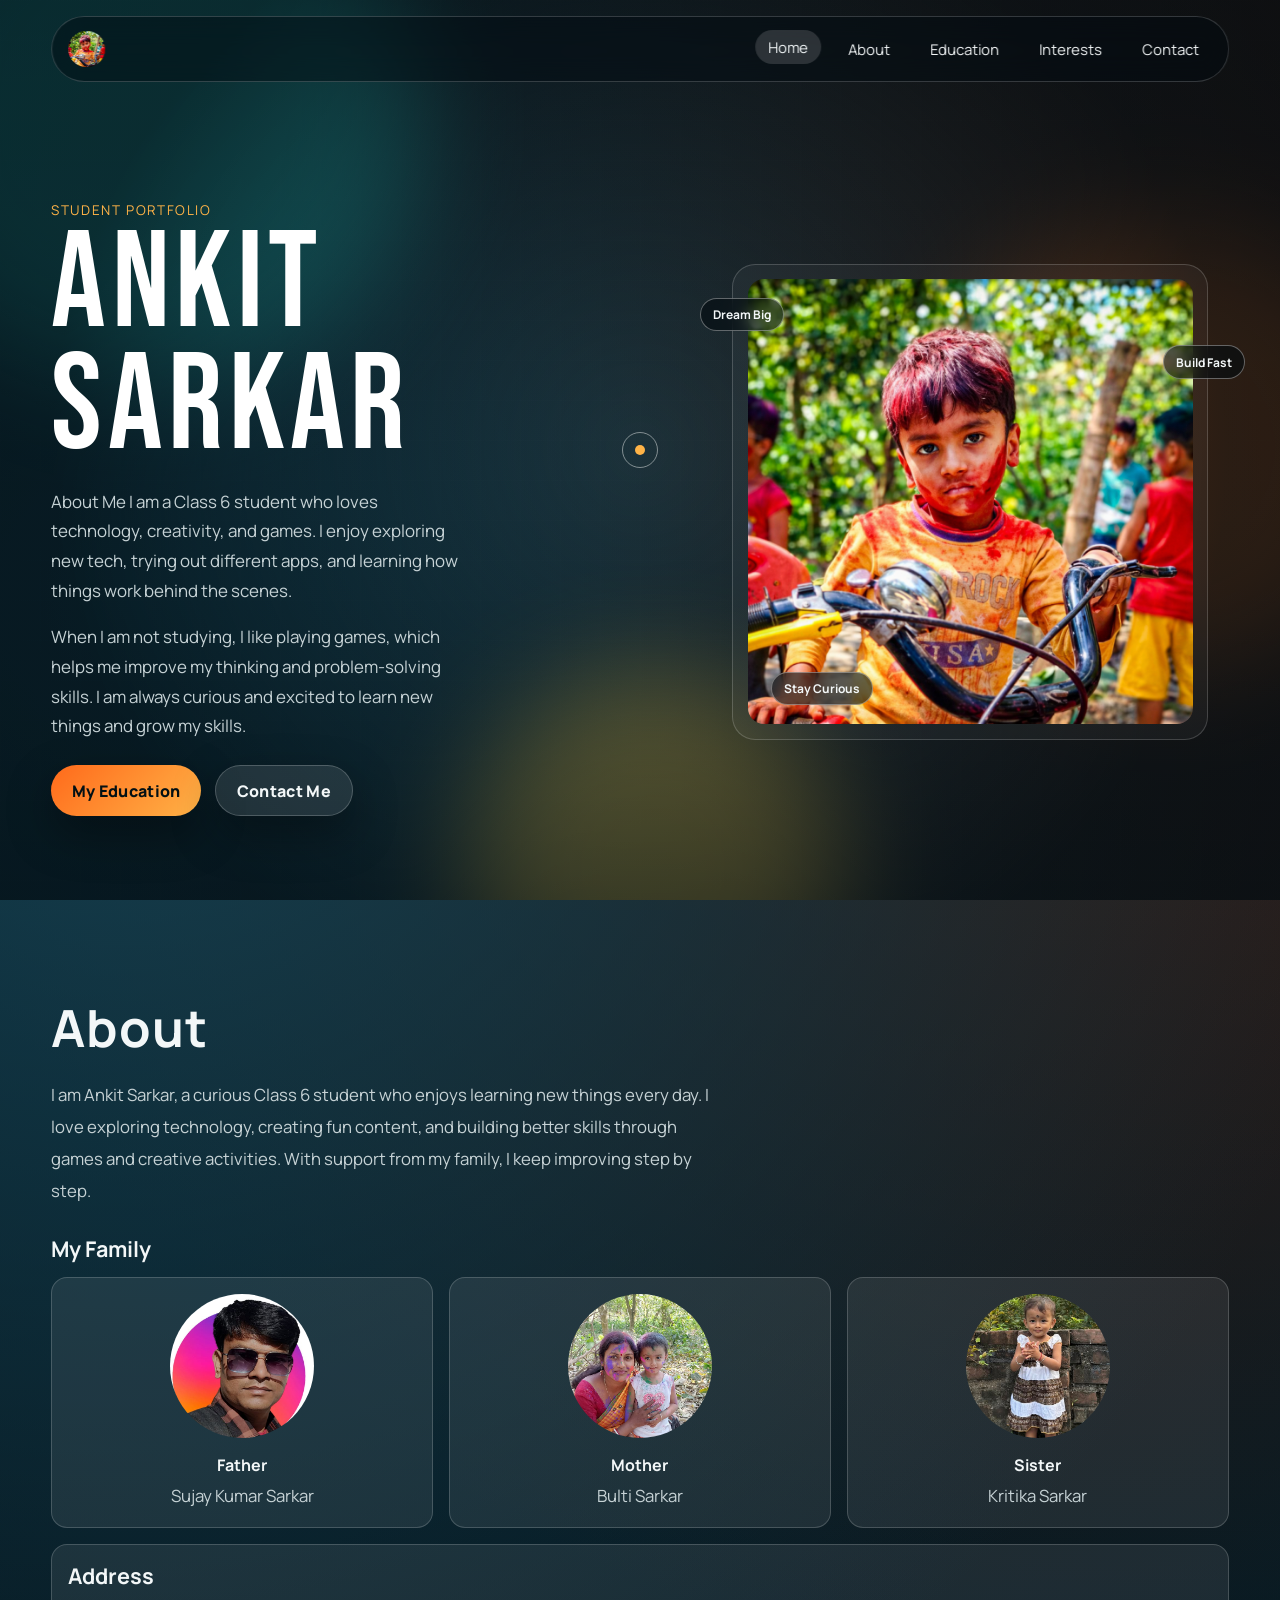
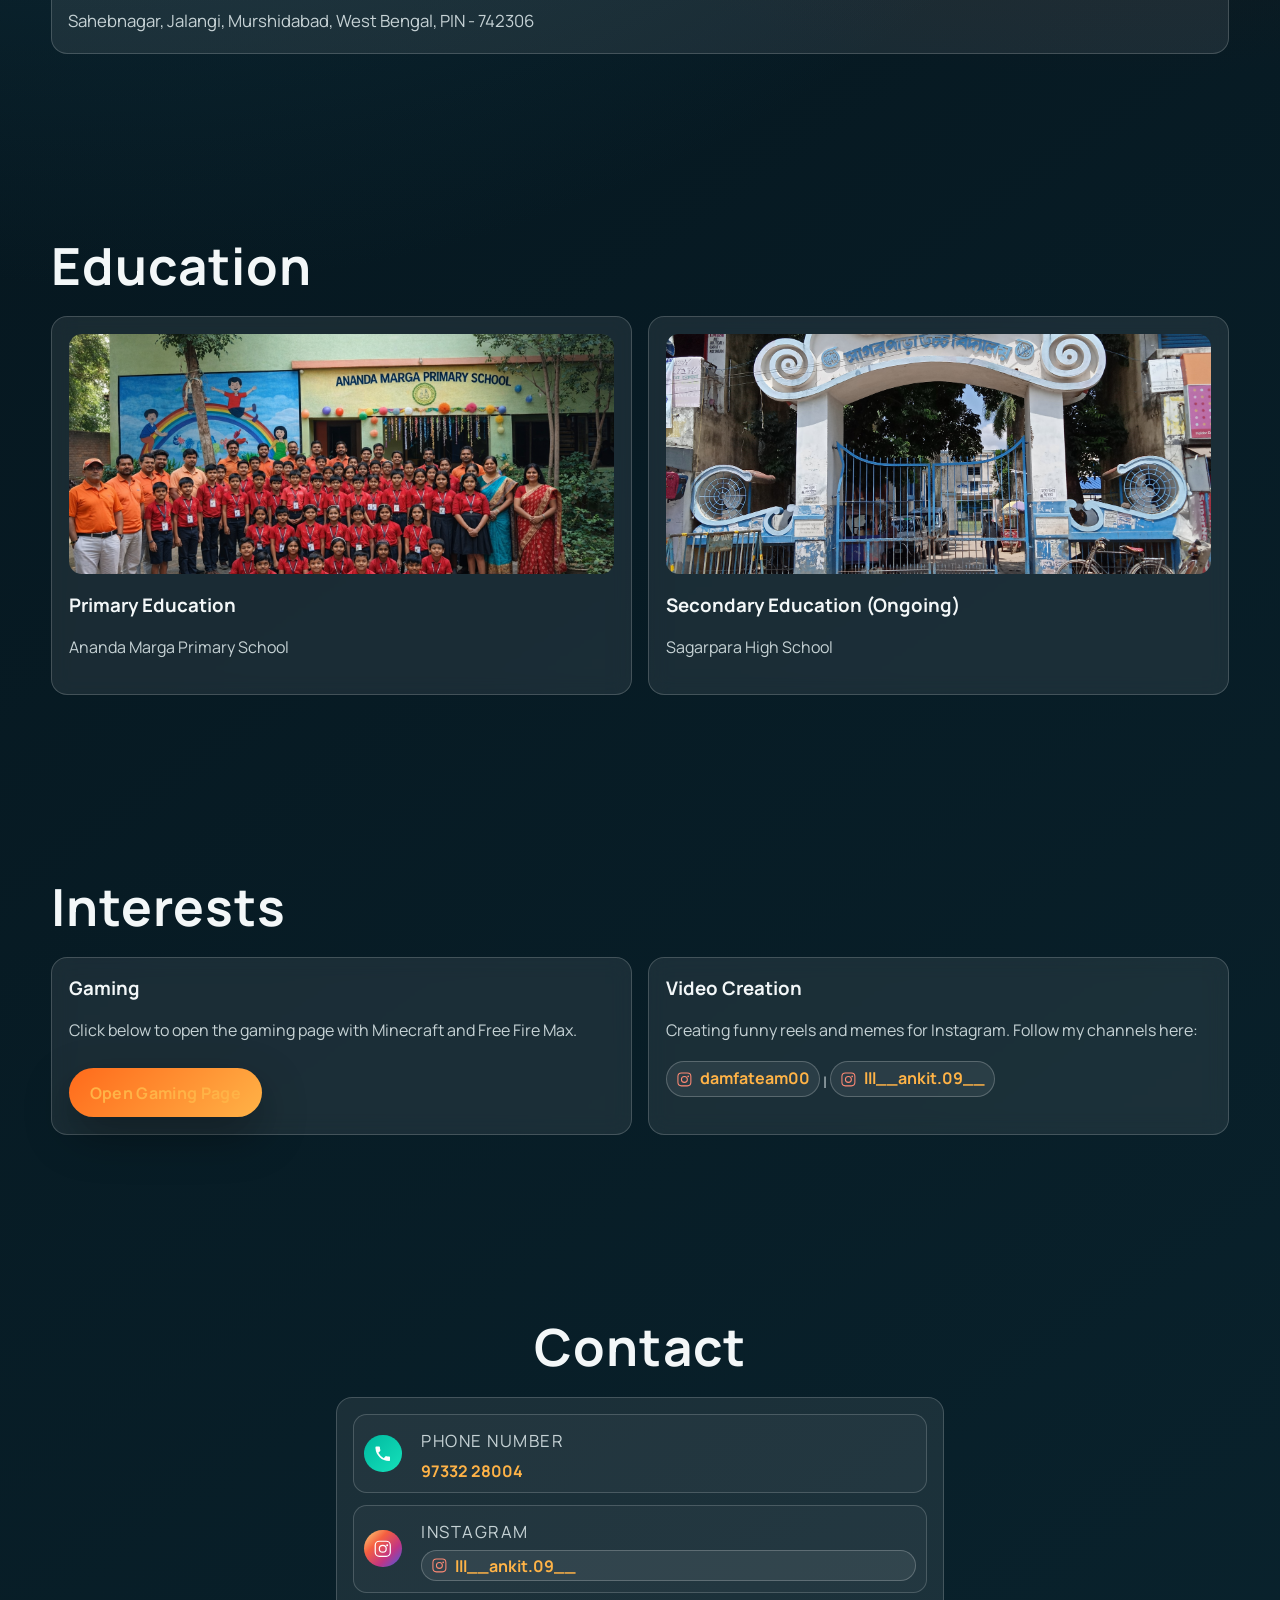
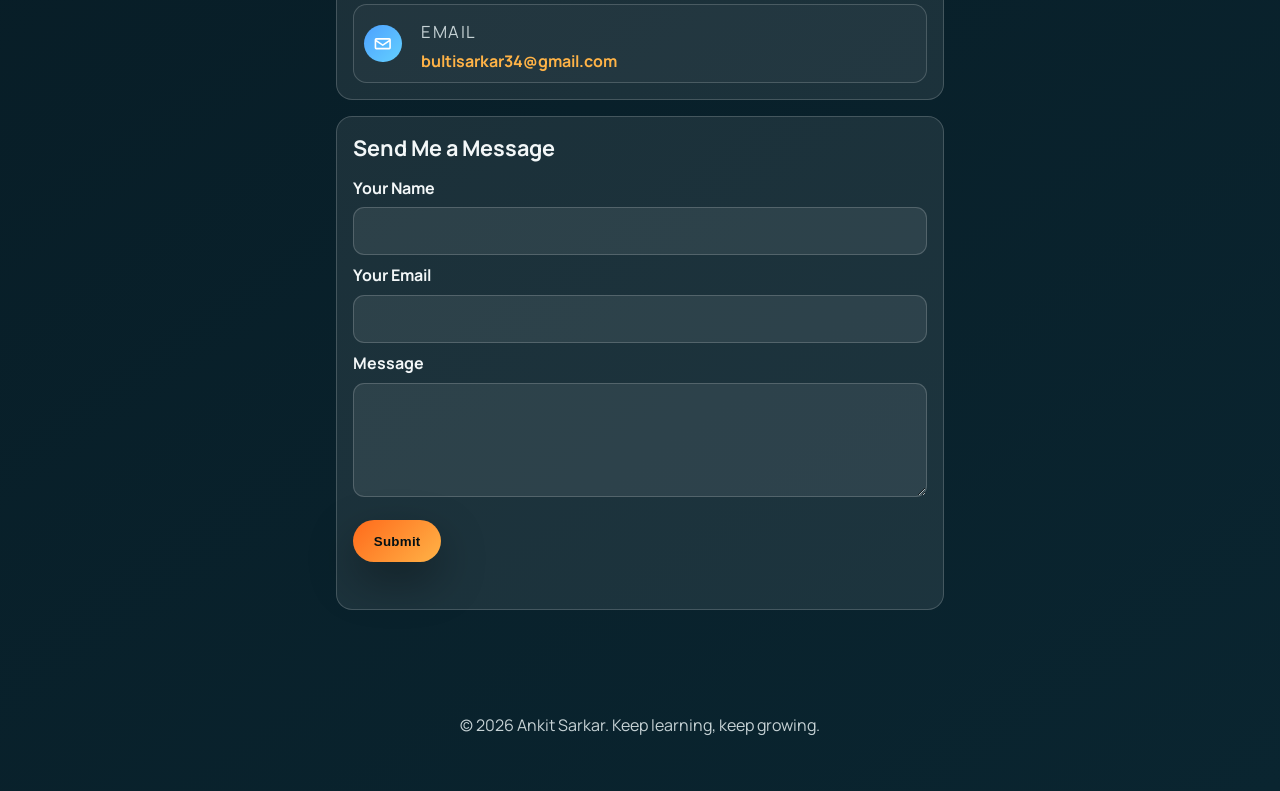
<file: index.html>
<!DOCTYPE html>
<html lang="en">
  <head>
    <meta charset="UTF-8" />
    <meta name="viewport" content="width=device-width, initial-scale=1.0" />
    <title>Ankit Sarkar | Portfolio</title>
    <link rel="icon" type="image/png" href="image/ankit.png" />
    <link rel="apple-touch-icon" href="image/ankit.png" />
    <meta
      name="description"
      content="Ankit Sarkar's modern portfolio with immersive motion, smooth transitions, and bold storytelling."
    />
    <link rel="preconnect" href="https://fonts.googleapis.com" />
    <link rel="preconnect" href="https://fonts.gstatic.com" crossorigin />
    <link
      href="https://fonts.googleapis.com/css2?family=Bebas+Neue&family=Manrope:wght@400;500;700;800&display=swap"
      rel="stylesheet"
    />
    <link rel="stylesheet" href="style.css" />
  </head>
  <body>
    <div class="ambient">
      <span class="blob blob-a"></span>
      <span class="blob blob-b"></span>
      <span class="blob blob-c"></span>
      <span class="grid-mask"></span>
    </div>

    <div class="cursor cursor-main" aria-hidden="true"></div>
    <div class="cursor cursor-follow" aria-hidden="true"></div>
    <div class="scroll-progress" aria-hidden="true"></div>

    <header class="site-header">
      <div class="brand">
        <img src="image/ankit.png" alt="Ankit logo" class="brand-image" />
      </div>
      <nav class="nav-links">
        <a href="#home">Home</a>
        <a href="#about">About</a>
        <a href="#education">Education</a>
        <a href="#interests">Interests</a>
        <a href="#contact">Contact</a>
      </nav>
    </header>

    <main>
      <section id="home" class="section hero reveal">
        <div class="hero-content">
          <p class="eyebrow">Student Portfolio</p>
          <h1 class="title glitch" data-text="Ankit Sarkar">Ankit Sarkar</h1>
          <p class="subtitle">
            About Me
            I am a Class 6 student who loves technology, creativity, and games.
            I enjoy exploring new tech, trying out different apps, and learning
            how things work behind the scenes.
          </p>
          <p class="subtitle subtitle-next">
            When I am not studying, I like playing games, which helps me
            improve my thinking and problem-solving skills. I am always curious
            and excited to learn new things and grow my skills.
          </p>
          <div class="hero-actions">
            <a href="#education" class="btn magnetic">My Education</a>
            <a href="#contact" class="btn btn-ghost magnetic">Contact Me</a>
          </div>
        </div>

        <div class="hero-visual" id="tilt-card">
          <img src="image/ankit.png" alt="Portrait of Ankit Sarkar" class="hero-image" />
          <div class="float-tag tag-1">Dream Big</div>
          <div class="float-tag tag-2">Build Fast</div>
          <div class="float-tag tag-3">Stay Curious</div>
        </div>
      </section>

      <section id="about" class="section about reveal">
        <h2>About</h2>
        <p>
          I am Ankit Sarkar, a curious Class 6 student who enjoys learning new
          things every day. I love exploring technology, creating fun content,
          and building better skills through games and creative activities.
          With support from my family, I keep improving step by step.
        </p>

        <div class="family-wrap">
          <h3>My Family</h3>
          <div class="family-grid">
            <article class="member-card">
              <img src="image/Sujay Kumar sarkar.jpg" alt="Father - Sujay Kumar Sarkar" />
              <h4>Father</h4>
              <p>Sujay Kumar Sarkar</p>
            </article>
            <article class="member-card">
              <img src="image/Bulti Sarkar.jpg" alt="Mother - Bulti Sarkar" />
              <h4>Mother</h4>
              <p>Bulti Sarkar</p>
            </article>
            <article class="member-card">
              <img src="image/Kritika Sarkar.jpg" alt="Sister - Kritika Sarkar" />
              <h4>Sister</h4>
              <p>Kritika Sarkar</p>
            </article>
          </div>
        </div>

        <div class="address-card">
          <h3>Address</h3>
          <p>Sahebnagar, Jalangi, Murshidabad, West Bengal, PIN - 742306</p>
        </div>
      </section>

      <section id="education" class="section reveal">
        <h2>Education</h2>
        <div class="education-grid">
          <article class="project-card education-card">
            <img src="image/Ananda Marga Primary School 1.png" alt="Ananda Marga Primary School" />
            <h3>Primary Education</h3>
            <p>Ananda Marga Primary School</p>
          </article>
          <article class="project-card education-card">
            <img src="image/Sagarpara_High_School.jpg" alt="Sagarpara High School" />
            <h3>Secondary Education (Ongoing)</h3>
            <p>Sagarpara High School</p>
          </article>
        </div>
      </section>

      <section id="interests" class="section reveal">
        <h2>Interests</h2>
        <div class="interests-grid">
          <article class="project-card interest-card">
            <h3>Gaming</h3>
            <p>
              Click below to open the gaming page with Minecraft and Free Fire Max.
            </p>
            <a href="gaming.html" target="_blank" rel="noopener" class="btn magnetic"
              >Open Gaming Page</a
            >
          </article>

          <article class="project-card interest-card">
            <h3>Video Creation</h3>
            <p>
              Creating funny reels and memes for Instagram. Follow my channels
              here:
            </p>
            <p>
              <a
                class="instagram-link"
                href="https://www.instagram.com/damfateam00?utm_source=ig_web_button_share_sheet&amp;igsh=ZDNlZDc0MzIxNw=="
                target="_blank"
                rel="noopener"
                >
                <span class="ig-logo" aria-hidden="true">
                  <svg viewBox="0 0 24 24" role="img">
                    <path
                      fill="currentColor"
                      d="M7.75 2h8.5A5.75 5.75 0 0 1 22 7.75v8.5A5.75 5.75 0 0 1 16.25 22h-8.5A5.75 5.75 0 0 1 2 16.25v-8.5A5.75 5.75 0 0 1 7.75 2Zm8.5 1.5h-8.5A4.25 4.25 0 0 0 3.5 7.75v8.5a4.25 4.25 0 0 0 4.25 4.25h8.5a4.25 4.25 0 0 0 4.25-4.25v-8.5a4.25 4.25 0 0 0-4.25-4.25ZM12 7a5 5 0 1 1 0 10 5 5 0 0 1 0-10Zm0 1.5a3.5 3.5 0 1 0 0 7 3.5 3.5 0 0 0 0-7Zm5.4-2.03a1.2 1.2 0 1 1 0 2.4 1.2 1.2 0 0 1 0-2.4Z"
                    ></path>
                  </svg>
                </span>
                damfateam00</a
              >
              |
              <a
                class="instagram-link"
                href="https://www.instagram.com/lll__ankit.09__?utm_source=ig_web_button_share_sheet&amp;igsh=ZDNlZDc0MzIxNw=="
                target="_blank"
                rel="noopener"
                >
                <span class="ig-logo" aria-hidden="true">
                  <svg viewBox="0 0 24 24" role="img">
                    <path
                      fill="currentColor"
                      d="M7.75 2h8.5A5.75 5.75 0 0 1 22 7.75v8.5A5.75 5.75 0 0 1 16.25 22h-8.5A5.75 5.75 0 0 1 2 16.25v-8.5A5.75 5.75 0 0 1 7.75 2Zm8.5 1.5h-8.5A4.25 4.25 0 0 0 3.5 7.75v8.5a4.25 4.25 0 0 0 4.25 4.25h8.5a4.25 4.25 0 0 0 4.25-4.25v-8.5a4.25 4.25 0 0 0-4.25-4.25ZM12 7a5 5 0 1 1 0 10 5 5 0 0 1 0-10Zm0 1.5a3.5 3.5 0 1 0 0 7 3.5 3.5 0 0 0 0-7Zm5.4-2.03a1.2 1.2 0 1 1 0 2.4 1.2 1.2 0 0 1 0-2.4Z"
                    ></path>
                  </svg>
                </span>
                lll__ankit.09__</a
              >
            </p>
          </article>
        </div>
      </section>

      <section id="contact" class="section contact reveal">
        <h2>Contact</h2>
        <div class="contact-links">
          <article class="contact-item">
            <span class="contact-icon phone-icon" aria-hidden="true">
              <svg viewBox="0 0 24 24" role="img">
                <path
                  fill="currentColor"
                  d="M6.62 10.79a15.05 15.05 0 0 0 6.59 6.59l2.2-2.2a1 1 0 0 1 1.01-.24c1.11.37 2.3.56 3.5.56a1 1 0 0 1 1 1V20a1 1 0 0 1-1 1C10.51 21 3 13.49 3 4a1 1 0 0 1 1-1h3.5a1 1 0 0 1 1 1c0 1.2.19 2.39.56 3.5a1 1 0 0 1-.24 1.01l-2.2 2.28Z"
                ></path>
              </svg>
            </span>
            <div class="contact-meta">
              <p class="contact-label">Phone Number</p>
              <a class="contact-link" href="tel:9733228004">97332 28004</a>
            </div>
          </article>

          <article class="contact-item">
            <span class="contact-icon instagram-icon" aria-hidden="true">
              <svg viewBox="0 0 24 24" role="img">
                <path
                  fill="currentColor"
                  d="M7.75 2h8.5A5.75 5.75 0 0 1 22 7.75v8.5A5.75 5.75 0 0 1 16.25 22h-8.5A5.75 5.75 0 0 1 2 16.25v-8.5A5.75 5.75 0 0 1 7.75 2Zm8.5 1.5h-8.5A4.25 4.25 0 0 0 3.5 7.75v8.5a4.25 4.25 0 0 0 4.25 4.25h8.5a4.25 4.25 0 0 0 4.25-4.25v-8.5a4.25 4.25 0 0 0-4.25-4.25ZM12 7a5 5 0 1 1 0 10 5 5 0 0 1 0-10Zm0 1.5a3.5 3.5 0 1 0 0 7 3.5 3.5 0 0 0 0-7Zm5.4-2.03a1.2 1.2 0 1 1 0 2.4 1.2 1.2 0 0 1 0-2.4Z"
                ></path>
              </svg>
            </span>
            <div class="contact-meta">
              <p class="contact-label">Instagram</p>
              <a
                class="contact-link instagram-link"
                href="https://www.instagram.com/lll__ankit.09__?utm_source=ig_web_button_share_sheet&amp;igsh=ZDNlZDc0MzIxNw=="
                target="_blank"
                rel="noopener"
                >
                <span class="ig-logo" aria-hidden="true">
                  <svg viewBox="0 0 24 24" role="img">
                    <path
                      fill="currentColor"
                      d="M7.75 2h8.5A5.75 5.75 0 0 1 22 7.75v8.5A5.75 5.75 0 0 1 16.25 22h-8.5A5.75 5.75 0 0 1 2 16.25v-8.5A5.75 5.75 0 0 1 7.75 2Zm8.5 1.5h-8.5A4.25 4.25 0 0 0 3.5 7.75v8.5a4.25 4.25 0 0 0 4.25 4.25h8.5a4.25 4.25 0 0 0 4.25-4.25v-8.5a4.25 4.25 0 0 0-4.25-4.25ZM12 7a5 5 0 1 1 0 10 5 5 0 0 1 0-10Zm0 1.5a3.5 3.5 0 1 0 0 7 3.5 3.5 0 0 0 0-7Zm5.4-2.03a1.2 1.2 0 1 1 0 2.4 1.2 1.2 0 0 1 0-2.4Z"
                    ></path>
                  </svg>
                </span>
                lll__ankit.09__</a
              >
            </div>
          </article>

          <article class="contact-item">
            <span class="contact-icon email-icon" aria-hidden="true">
              <svg viewBox="0 0 24 24" role="img">
                <path
                  fill="currentColor"
                  d="M4 5h16a2 2 0 0 1 2 2v10a2 2 0 0 1-2 2H4a2 2 0 0 1-2-2V7a2 2 0 0 1 2-2Zm0 2v.2l8 5.33 8-5.33V7H4Zm16 10V9.6l-7.45 4.97a1 1 0 0 1-1.1 0L4 9.6V17h16Z"
                ></path>
              </svg>
            </span>
            <div class="contact-meta">
              <p class="contact-label">Email</p>
              <a
                class="contact-link"
                href="https://mail.google.com/mail/?view=cm&amp;fs=1&amp;to=bultisarkar34@gmail.com"
                target="_blank"
                rel="noopener"
                >bultisarkar34@gmail.com</a
              >
            </div>
          </article>
        </div>

        <div class="message-box">
          <h3>Send Me a Message</h3>
          <form id="message-form" action="https://api.web3forms.com/submit" method="POST">
            <input type="hidden" name="access_key" value="0419d68d-bd11-4314-8da3-53cdc270bda6" />
            <input type="hidden" name="subject" value="New message from portfolio form" />
            <input type="hidden" name="from_name" value="Ankit Portfolio" />
            <input type="checkbox" name="botcheck" class="botcheck-input" />

            <label for="sender-name">Your Name</label>
            <input id="sender-name" type="text" name="name" required />

            <label for="sender-email">Your Email</label>
            <input id="sender-email" type="email" name="email" required />

            <label for="sender-message">Message</label>
            <textarea id="sender-message" name="message" rows="4" required></textarea>

            <button type="submit" class="btn magnetic">Submit</button>
            <p id="form-status" class="form-status" aria-live="polite"></p>
          </form>
        </div>
      </section>
    </main>

    <footer>
      <p>© <span id="year"></span> Ankit Sarkar. Keep learning, keep growing.</p>
    </footer>

    <script src="script.js"></script>
  </body>
</html>
</file>
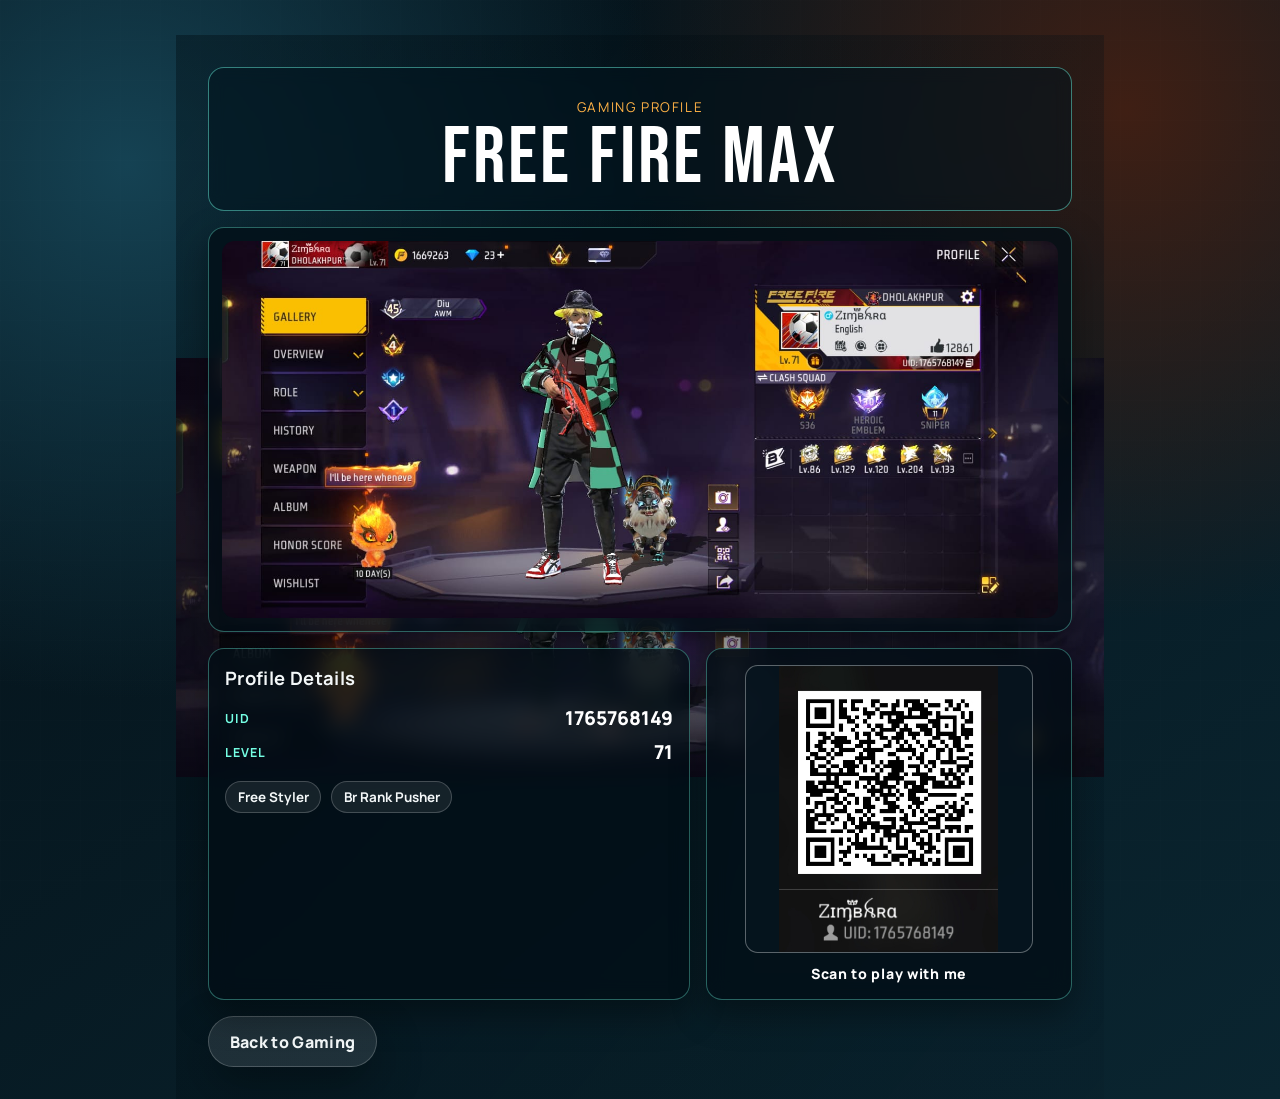
<file: freefire.html>
<!DOCTYPE html>
<html lang="en">
  <head>
    <meta charset="UTF-8" />
    <meta name="viewport" content="width=device-width, initial-scale=1.0" />
    <title>Free Fire Max | Ankit Sarkar</title>
    <link rel="icon" type="image/png" href="image/ankit.png" />
    <link rel="apple-touch-icon" href="image/ankit.png" />
    <link rel="preconnect" href="https://fonts.googleapis.com" />
    <link rel="preconnect" href="https://fonts.gstatic.com" crossorigin />
    <link
      href="https://fonts.googleapis.com/css2?family=Bebas+Neue&family=Manrope:wght@400;500;700;800&display=swap"
      rel="stylesheet"
    />
    <link rel="stylesheet" href="style.css" />
  </head>
  <body class="mini-page">
    <main class="ffm-main">
      <section class="ffm-fullscreen ffm-professional reveal show">
        <img
          src="image/free fire.jpeg"
          alt="Free Fire Max profile image"
          class="ffm-background"
        />
        <div class="ffm-overlay" aria-hidden="true"></div>

        <div class="ffm-content">
          <div class="ffm-heading">
            <p class="eyebrow">Gaming Profile</p>
            <h1 class="title mini-title">Free Fire Max</h1>
          </div>

          <article class="ffm-profile-showcase">
            <img
              src="image/free fire.jpeg"
              alt="Full Free Fire Max profile"
              class="ffm-profile-image"
            />
          </article>

          <div class="ffm-panel">
            <article class="ffm-detail-card">
              <h2>Profile Details</h2>
              <div class="ffm-detail-grid">
                <p class="ffm-label">UID</p>
                <p class="ffm-value">1765768149</p>
                <p class="ffm-label">Level</p>
                <p class="ffm-value">71</p>
              </div>

              <div class="ffm-tag-row">
                <span class="ffm-tag">Free Styler</span>
                <span class="ffm-tag">Br Rank Pusher</span>
              </div>
            </article>

            <article class="ffm-scan-card">
              <img src="image/free fire scan .jpeg" alt="Free Fire Max scanner" class="ffm-scan-image" />
              <p class="ffm-scan-text">Scan to play with me</p>
            </article>
          </div>

          <a class="btn btn-ghost ffm-back" href="gaming.html">Back to Gaming</a>
        </div>
      </section>
    </main>
    <script src="script.js"></script>
  </body>
</html>
</file>
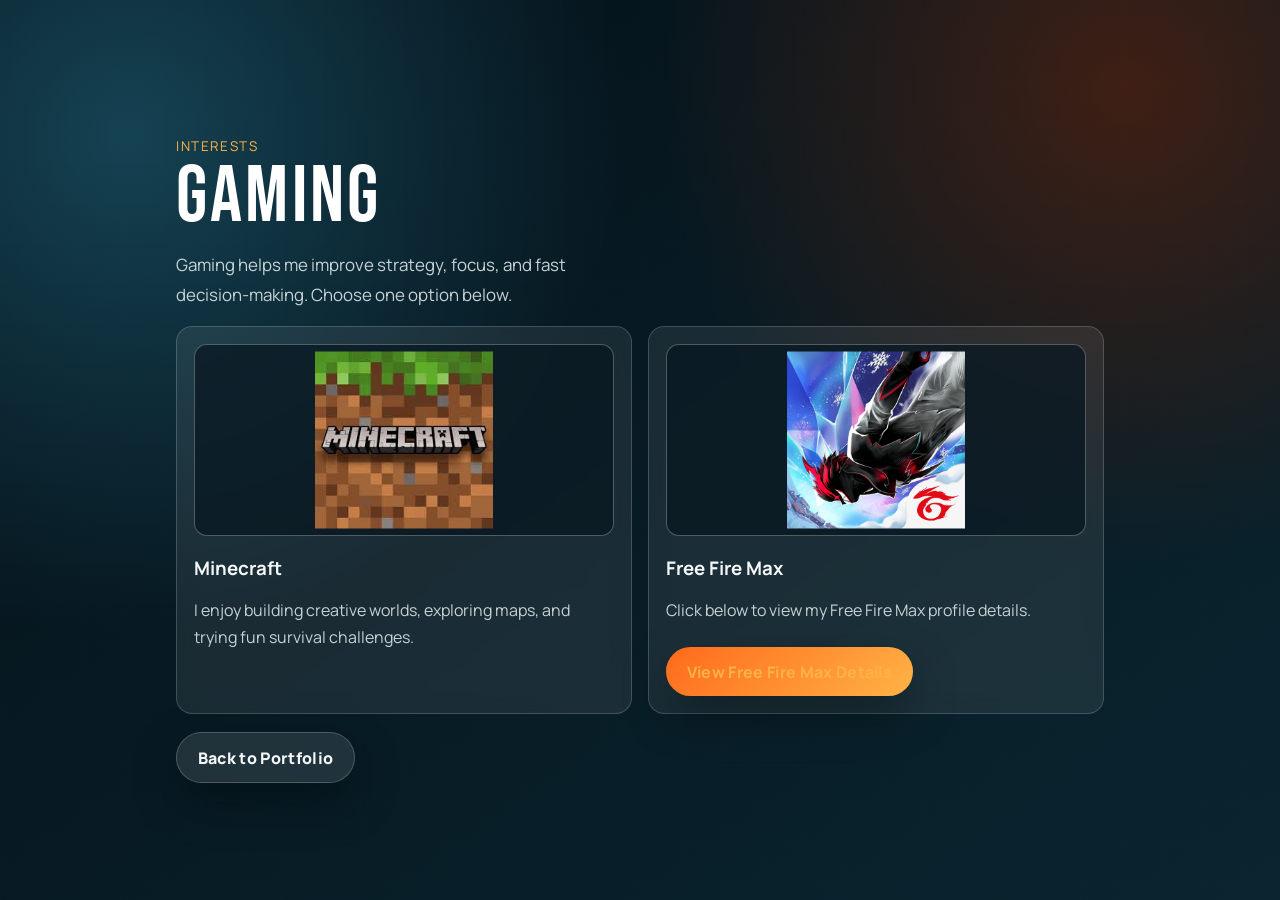
<file: gaming.html>
<!DOCTYPE html>
<html lang="en">
  <head>
    <meta charset="UTF-8" />
    <meta name="viewport" content="width=device-width, initial-scale=1.0" />
    <title>Gaming | Ankit Sarkar</title>
    <link rel="icon" type="image/png" href="image/ankit.png" />
    <link rel="apple-touch-icon" href="image/ankit.png" />
    <link rel="preconnect" href="https://fonts.googleapis.com" />
    <link rel="preconnect" href="https://fonts.gstatic.com" crossorigin />
    <link
      href="https://fonts.googleapis.com/css2?family=Bebas+Neue&family=Manrope:wght@400;500;700;800&display=swap"
      rel="stylesheet"
    />
    <link rel="stylesheet" href="style.css" />
  </head>
  <body class="mini-page">
    <main class="mini-main">
      <section class="section reveal show">
        <p class="eyebrow">Interests</p>
        <h1 class="title mini-title">Gaming</h1>
        <p class="subtitle">
          Gaming helps me improve strategy, focus, and fast decision-making.
          Choose one option below.
        </p>

        <div class="interests-grid">
          <article class="project-card interest-card">
            <img
              src="image/minecraft logo.jpg"
              alt="Minecraft logo"
              class="game-logo"
            />
            <h3>Minecraft</h3>
            <p>
              I enjoy building creative worlds, exploring maps, and trying fun
              survival challenges.
            </p>
          </article>

          <article class="project-card interest-card">
            <img
              src="image/free fire logo.png"
              alt="Free Fire Max logo"
              class="game-logo"
            />
            <h3>Free Fire Max</h3>
            <p>Click below to view my Free Fire Max profile details.</p>
            <a class="btn magnetic" href="freefire.html">View Free Fire Max Details</a>
          </article>
        </div>

        <a class="btn btn-ghost back-btn" href="index.html#interests">Back to Portfolio</a>
      </section>
    </main>
    <script src="script.js"></script>
  </body>
</html>
</file>
<file: style.css>
:root {
  --bg-deep: #041017;
  --bg-mid: #0a2530;
  --text-main: #f3f7f8;
  --text-muted: #c6d2d5;
  --accent: #ff6a1b;
  --accent-soft: #ffb347;
  --aqua: #25d0c5;
  --card: rgba(255, 255, 255, 0.08);
  --line: rgba(255, 255, 255, 0.18);
  --shadow: 0 18px 45px rgba(0, 0, 0, 0.35);
}

* {
  box-sizing: border-box;
}

html {
  scroll-behavior: smooth;
}

body {
  margin: 0;
  font-family: "Manrope", sans-serif;
  background: radial-gradient(circle at 10% 15%, #154253 0%, transparent 36%),
    radial-gradient(circle at 88% 10%, #3f1f14 0%, transparent 34%),
    linear-gradient(145deg, var(--bg-deep), var(--bg-mid));
  color: var(--text-main);
  min-height: 100vh;
  overflow-x: hidden;
}

body::before {
  content: "";
  position: fixed;
  inset: 0;
  background-image: linear-gradient(rgba(255, 255, 255, 0.03) 1px, transparent 1px),
    linear-gradient(90deg, rgba(255, 255, 255, 0.03) 1px, transparent 1px);
  background-size: 40px 40px;
  opacity: 0.3;
  pointer-events: none;
  z-index: -2;
}

.ambient {
  position: fixed;
  inset: 0;
  overflow: hidden;
  pointer-events: none;
  z-index: -1;
}

.blob {
  position: absolute;
  border-radius: 50%;
  filter: blur(55px);
  opacity: 0.42;
}

.blob-a {
  width: 34rem;
  height: 34rem;
  background: #2be5dc;
  left: -8rem;
  top: -10rem;
  animation: driftA 16s ease-in-out infinite alternate;
}

.blob-b {
  width: 28rem;
  height: 28rem;
  background: #ff7a1d;
  right: -7rem;
  top: 14rem;
  animation: driftB 14s ease-in-out infinite alternate;
}

.blob-c {
  width: 24rem;
  height: 24rem;
  background: #ffd147;
  left: 36%;
  bottom: -10rem;
  animation: driftC 20s ease-in-out infinite alternate;
}

.grid-mask {
  position: absolute;
  inset: 0;
  background: radial-gradient(circle at center, transparent 0%, rgba(2, 11, 16, 0.7) 75%);
}

@keyframes driftA {
  to {
    transform: translate(9rem, 6rem) scale(1.12);
  }
}

@keyframes driftB {
  to {
    transform: translate(-10rem, -6rem) scale(1.1);
  }
}

@keyframes driftC {
  to {
    transform: translate(-6rem, -10rem) scale(1.2);
  }
}

.site-header {
  position: fixed;
  top: 1rem;
  left: 50%;
  transform: translateX(-50%);
  width: min(92%, 76rem);
  padding: 0.85rem 1rem;
  border: 1px solid var(--line);
  border-radius: 999px;
  backdrop-filter: blur(14px);
  background: rgba(2, 11, 16, 0.45);
  display: flex;
  align-items: center;
  justify-content: space-between;
  z-index: 30;
}

.brand {
  width: 2.3rem;
  height: 2.3rem;
  border-radius: 50%;
  background: linear-gradient(135deg, var(--accent), var(--accent-soft));
  color: #101010;
  display: block;
  overflow: hidden;
}

.brand-image {
  width: 100%;
  height: 100%;
  object-fit: cover;
}

.nav-links {
  display: flex;
  gap: 0.9rem;
}

.nav-links a {
  text-decoration: none;
  color: var(--text-main);
  font-size: 0.92rem;
  padding: 0.45rem 0.8rem;
  border-radius: 999px;
  transition: background-color 0.25s ease, transform 0.25s ease;
}

.nav-links a.active,
.nav-links a:hover {
  background: rgba(255, 255, 255, 0.14);
  transform: translateY(-2px);
}

main {
  width: min(92%, 76rem);
  margin: 0 auto;
  padding-top: 6.2rem;
}

.section {
  padding: 5.5rem 0;
}

.hero {
  min-height: 86vh;
  display: grid;
  gap: 2.5rem;
  grid-template-columns: 1.2fr 1fr;
  align-items: center;
}

.eyebrow {
  color: var(--accent-soft);
  text-transform: uppercase;
  letter-spacing: 0.12em;
  margin-bottom: 0.4rem;
  font-size: 0.84rem;
}

.title {
  margin: 0;
  font-family: "Bebas Neue", sans-serif;
  font-weight: 400;
  font-size: clamp(3rem, 13vw, 8.5rem);
  line-height: 0.9;
  letter-spacing: 0.04em;
  color: #ffffff;
  position: relative;
}

.glitch::before,
.glitch::after {
  content: attr(data-text);
  position: absolute;
  inset: 0;
  pointer-events: none;
  opacity: 0;
}

.glitch:hover::before {
  color: #20f0e0;
  transform: translate(3px, -2px);
  opacity: 0.85;
}

.glitch:hover::after {
  color: #ff7a1d;
  transform: translate(-3px, 2px);
  opacity: 0.85;
}

.subtitle {
  color: var(--text-muted);
  max-width: 42ch;
  font-size: 1.06rem;
  line-height: 1.75;
}

.subtitle-next {
  margin-top: 0.45rem;
}

.hero-actions {
  display: flex;
  flex-wrap: wrap;
  gap: 0.85rem;
  margin-top: 1.5rem;
}

.btn {
  text-decoration: none;
  color: #031014;
  background: linear-gradient(135deg, var(--accent), var(--accent-soft));
  border: none;
  border-radius: 999px;
  padding: 0.85rem 1.3rem;
  font-weight: 800;
  letter-spacing: 0.02em;
  box-shadow: var(--shadow);
  display: inline-flex;
  align-items: center;
  justify-content: center;
  transition: transform 0.25s ease, box-shadow 0.25s ease;
}

.magnetic {
  will-change: transform;
}

.btn:hover {
  transform: translateY(-3px) scale(1.02);
  box-shadow: 0 16px 30px rgba(0, 0, 0, 0.4);
}

.btn-ghost {
  color: var(--text-main);
  background: rgba(255, 255, 255, 0.1);
  border: 1px solid rgba(255, 255, 255, 0.2);
}

.hero-visual {
  position: relative;
  width: min(30rem, 92%);
  margin-inline: auto;
  border: 1px solid var(--line);
  background: rgba(255, 255, 255, 0.04);
  border-radius: 1.45rem;
  padding: 0.9rem;
  transform-style: preserve-3d;
}

.hero-image {
  width: 100%;
  display: block;
  border-radius: 1rem;
  object-fit: cover;
  aspect-ratio: 1 / 1;
}

.float-tag {
  position: absolute;
  padding: 0.45rem 0.75rem;
  border-radius: 999px;
  font-size: 0.75rem;
  font-weight: 700;
  backdrop-filter: blur(8px);
  border: 1px solid rgba(255, 255, 255, 0.35);
  background: rgba(2, 11, 16, 0.6);
}

.tag-1 {
  top: 7%;
  left: -7%;
}

.tag-2 {
  top: 17%;
  right: -8%;
}

.tag-3 {
  bottom: 7%;
  left: 8%;
}

h2 {
  font-size: clamp(1.8rem, 4.7vw, 3.2rem);
  margin: 0 0 1rem;
  letter-spacing: 0.02em;
}

.about p,
.contact p {
  max-width: 68ch;
  color: var(--text-muted);
  line-height: 1.9;
  font-size: 1.05rem;
}

.family-wrap {
  margin-top: 1.7rem;
}

.family-wrap h3,
.address-card h3,
.message-box h3 {
  margin-top: 0;
  margin-bottom: 0.9rem;
  font-size: 1.35rem;
}

.family-grid {
  display: grid;
  grid-template-columns: repeat(3, minmax(0, 1fr));
  gap: 1rem;
}

.member-card {
  border: 1px solid var(--line);
  background: var(--card);
  border-radius: 1rem;
  padding: 1rem;
  text-align: center;
}

.member-card img {
  width: 100%;
  max-width: 9rem;
  aspect-ratio: 1 / 1;
  object-fit: cover;
  border-radius: 50%;
}

.member-card h4 {
  margin: 0.7rem 0 0.2rem;
}

.member-card p {
  margin: 0;
}

.address-card {
  margin-top: 1rem;
  border: 1px solid var(--line);
  background: var(--card);
  border-radius: 1rem;
  padding: 1rem;
}

.address-card p {
  margin: 0;
}

.skills-grid,
.projects-grid {
  display: grid;
  gap: 1rem;
}

.education-grid,
.interests-grid {
  display: grid;
  grid-template-columns: repeat(2, minmax(0, 1fr));
  gap: 1rem;
}

.skills-grid {
  grid-template-columns: repeat(3, minmax(0, 1fr));
}

.projects-grid {
  grid-template-columns: repeat(3, minmax(0, 1fr));
  margin-top: 1rem;
}

.skill-card,
.project-card {
  border: 1px solid var(--line);
  background: var(--card);
  border-radius: 1rem;
  padding: 1.05rem;
  backdrop-filter: blur(10px);
  transition: transform 0.28s ease, border-color 0.25s ease, background-color 0.25s ease;
}

.skill-card {
  font-weight: 700;
}

.project-card h3 {
  margin-top: 0;
  margin-bottom: 0.65rem;
}

.project-card p {
  color: var(--text-muted);
  line-height: 1.72;
}

.education-card img {
  width: 100%;
  height: 15rem;
  object-fit: cover;
  border-radius: 0.8rem;
  margin-bottom: 0.85rem;
}

.interest-card .btn {
  margin-top: 0.45rem;
}

.interest-card a {
  color: var(--accent-soft);
}

.skill-card:hover,
.project-card:hover {
  transform: translateY(-7px);
  border-color: rgba(255, 255, 255, 0.38);
  background: rgba(255, 255, 255, 0.12);
}

.marquee {
  margin-top: 2rem;
  border-block: 1px solid rgba(255, 255, 255, 0.2);
  overflow: hidden;
  white-space: nowrap;
}

.marquee-track {
  display: inline-flex;
  gap: 1.25rem;
  padding: 0.9rem 0;
  animation: marqueeMove 20s linear infinite;
}

.marquee-track span {
  font-size: 0.95rem;
  font-weight: 700;
  color: var(--accent-soft);
  letter-spacing: 0.07em;
  text-transform: uppercase;
}

@keyframes marqueeMove {
  to {
    transform: translateX(-50%);
  }
}

.contact {
  text-align: center;
}

.contact .btn {
  margin-top: 0.9rem;
}

.contact-links {
  border: 1px solid var(--line);
  background: var(--card);
  border-radius: 1rem;
  padding: 1rem;
  width: min(100%, 38rem);
  margin: 0 auto 1rem;
  text-align: left;
  display: grid;
  gap: 0.72rem;
}

.contact-item {
  display: grid;
  grid-template-columns: 2.8rem 1fr;
  align-items: center;
  gap: 0.75rem;
  border: 1px solid rgba(255, 255, 255, 0.18);
  border-radius: 0.85rem;
  padding: 0.65rem;
  background: rgba(255, 255, 255, 0.03);
}

.contact-icon {
  width: 2.35rem;
  height: 2.35rem;
  border-radius: 50%;
  display: grid;
  place-items: center;
  color: #fff;
}

.contact-icon svg {
  width: 1.22rem;
  height: 1.22rem;
}

.phone-icon {
  background: linear-gradient(135deg, #00b89f, #15e1bb);
}

.instagram-icon {
  background: linear-gradient(135deg, #ffdc80, #f56040, #c13584, #405de6);
}

.email-icon {
  background: linear-gradient(135deg, #4ea1ff, #63d0ff);
}

.contact-label {
  margin: 0;
  font-size: 0.72rem;
  text-transform: uppercase;
  letter-spacing: 0.09em;
  color: var(--text-muted);
}

.contact-meta {
  display: grid;
  gap: 0.15rem;
}

.contact-link,
.project-card a {
  color: var(--accent-soft);
  font-weight: 700;
  text-decoration: none;
}

.contact-link:hover {
  text-decoration: underline;
}

.instagram-link {
  display: inline-flex;
  align-items: center;
  gap: 0.42rem;
  border: 1px solid rgba(255, 255, 255, 0.22);
  border-radius: 999px;
  padding: 0.22rem 0.58rem;
  background: rgba(255, 255, 255, 0.07);
}

.ig-logo {
  width: 1.05rem;
  height: 1.05rem;
  display: inline-grid;
  place-items: center;
  color: #ff8a75;
}

.ig-logo svg {
  width: 100%;
  height: 100%;
}

.message-box {
  border: 1px solid var(--line);
  background: var(--card);
  border-radius: 1rem;
  padding: 1rem;
  width: min(100%, 38rem);
  margin: 0 auto;
  text-align: left;
}

#message-form {
  display: grid;
  gap: 0.55rem;
}

#message-form label {
  font-weight: 700;
}

#message-form input,
#message-form textarea {
  border: 1px solid var(--line);
  border-radius: 0.7rem;
  background: rgba(255, 255, 255, 0.08);
  color: var(--text-main);
  font: inherit;
  padding: 0.75rem 0.85rem;
}

#message-form textarea {
  resize: vertical;
}

#message-form button {
  justify-self: start;
}

.botcheck-input {
  display: none;
}

.form-status {
  margin: 0.2rem 0 0;
  min-height: 1.2rem;
  font-size: 0.92rem;
  font-weight: 700;
}

.form-status.status-success {
  color: #7fffd5;
}

.form-status.status-error {
  color: #ff9e92;
}

.mini-page main {
  width: min(92%, 58rem);
  padding-top: 2.2rem;
}

.mini-title {
  font-size: clamp(2.7rem, 11vw, 5rem);
}

.back-btn {
  margin-top: 1.1rem;
}

.freefire-card {
  display: grid;
  grid-template-columns: 12rem 1fr;
  gap: 1rem;
  align-items: center;
}

.freefire-image {
  width: 100%;
  aspect-ratio: 1 / 1;
  object-fit: cover;
  border-radius: 1rem;
}

.tag-row {
  display: flex;
  flex-wrap: wrap;
  gap: 0.6rem;
  margin-top: 0.7rem;
}

.profile-tag {
  border: 1px solid var(--line);
  background: rgba(255, 255, 255, 0.1);
  border-radius: 999px;
  padding: 0.3rem 0.7rem;
  font-size: 0.82rem;
  font-weight: 700;
}

.ffm-main {
  width: 100%;
  min-height: 100vh;
}

.ffm-fullscreen {
  position: relative;
  width: 100%;
  min-height: 100vh;
  height: auto;
  overflow-x: hidden;
  display: flex;
  align-items: center;
  justify-content: center;
  padding: 2rem;
}

.ffm-background {
  position: absolute;
  inset: 0;
  width: 100%;
  height: 100%;
  object-fit: contain;
  object-position: center;
}

.ffm-overlay {
  position: absolute;
  inset: 0;
  background: linear-gradient(130deg, rgba(0, 9, 14, 0.38), rgba(9, 29, 40, 0.2));
}

.ffm-heading {
  position: relative;
  z-index: 2;
  text-align: center;
  border: 1px solid rgba(112, 255, 232, 0.45);
  background: rgba(1, 18, 28, 0.5);
  padding: 1rem 1.2rem;
  border-radius: 1rem;
  backdrop-filter: blur(8px);
  animation: floatSoft 6.5s ease-in-out infinite;
}

.ffm-heading .title {
  margin-bottom: 0;
}

.ffm-float-card {
  position: absolute;
  z-index: 2;
  border: 1px solid rgba(112, 255, 232, 0.4);
  background: rgba(3, 21, 31, 0.66);
  border-radius: 0.95rem;
  padding: 0.75rem 1rem;
  backdrop-filter: blur(10px);
  box-shadow: 0 12px 32px rgba(0, 0, 0, 0.36);
}

.ffm-label {
  margin: 0;
  color: #75ffe4;
  font-size: 0.78rem;
  text-transform: uppercase;
  letter-spacing: 0.08em;
  font-weight: 700;
}

.ffm-value {
  margin: 0.2rem 0 0;
  font-size: 1.2rem;
  font-weight: 800;
  color: #fff;
}

.ffm-uid {
  top: 20%;
  left: 8%;
  animation: floatA 5.5s ease-in-out infinite, cardColorShift 7s ease-in-out infinite;
}

.ffm-level {
  top: 64%;
  left: 12%;
  animation: floatB 6.2s ease-in-out infinite, cardColorShift 7s ease-in-out infinite 0.8s;
}

.ffm-tag-1 {
  top: 26%;
  right: 9%;
  font-weight: 800;
  color: #fff;
  animation: floatC 5.8s ease-in-out infinite, cardColorShift 7s ease-in-out infinite 1.5s;
}

.ffm-tag-2 {
  top: 62%;
  right: 13%;
  font-weight: 800;
  color: #fff;
  animation: floatD 6.7s ease-in-out infinite, cardColorShift 7s ease-in-out infinite 2.2s;
}

.ffm-scan {
  top: 3%;
  right: 1.5%;
  width: 15rem;
  padding: 0.7rem;
  text-align: center;
  animation: floatE 6.1s ease-in-out infinite;
}

.ffm-scan-image {
  width: 100%;
  aspect-ratio: 1 / 1;
  object-fit: contain;
  border-radius: 0.7rem;
  border: 1px solid rgba(255, 255, 255, 0.34);
  background: rgba(7, 23, 33, 0.72);
}

.ffm-scan-text {
  margin: 0.5rem 0 0;
  font-size: 0.88rem;
  font-weight: 800;
  letter-spacing: 0.05em;
  color: #fff;
}

.game-logo {
  width: 100%;
  height: 12rem;
  object-fit: contain;
  object-position: center;
  border-radius: 0.8rem;
  border: 1px solid rgba(255, 255, 255, 0.28);
  background: rgba(7, 23, 33, 0.72);
  padding: 0.4rem;
  margin-bottom: 0.85rem;
}

.ffm-back {
  position: absolute;
  z-index: 2;
  bottom: 2rem;
  left: 50%;
  transform: translateX(-50%);
}

.ffm-professional {
  display: block;
  min-height: 100vh;
  padding: clamp(1rem, 2.5vw, 2rem);
}

.ffm-content {
  position: relative;
  z-index: 2;
  width: min(100%, 62rem);
  margin: 0 auto;
}

.ffm-professional .ffm-heading {
  animation: none;
  margin-bottom: 1rem;
}

.ffm-professional .ffm-fullscreen,
.ffm-professional {
  overflow-y: auto;
}

.ffm-profile-showcase {
  border: 1px solid rgba(112, 255, 232, 0.35);
  background: rgba(2, 14, 22, 0.75);
  border-radius: 1rem;
  padding: 0.8rem;
  backdrop-filter: blur(10px);
  box-shadow: 0 14px 34px rgba(0, 0, 0, 0.36);
  margin-bottom: 1rem;
}

.ffm-profile-image {
  display: block;
  width: 100%;
  max-height: 26rem;
  object-fit: contain;
  object-position: center;
  border-radius: 0.8rem;
  background: rgba(7, 23, 33, 0.72);
}

.ffm-panel {
  display: grid;
  grid-template-columns: 1.25fr 0.95fr;
  gap: 1rem;
}

.ffm-detail-card,
.ffm-scan-card {
  border: 1px solid rgba(112, 255, 232, 0.35);
  background: rgba(2, 14, 22, 0.75);
  border-radius: 1rem;
  padding: 1rem;
  backdrop-filter: blur(10px);
  box-shadow: 0 14px 34px rgba(0, 0, 0, 0.36);
}

.ffm-detail-card h2 {
  margin: 0 0 0.9rem;
  font-size: 1.15rem;
}

.ffm-detail-grid {
  display: grid;
  grid-template-columns: 1fr 1fr;
  gap: 0.5rem 1rem;
  align-items: center;
}

.ffm-detail-grid .ffm-label {
  margin: 0;
}

.ffm-detail-grid .ffm-value {
  margin: 0;
  text-align: right;
}

.ffm-tag-row {
  margin-top: 1rem;
  display: flex;
  flex-wrap: wrap;
  gap: 0.65rem;
}

.ffm-tag {
  border: 1px solid rgba(255, 255, 255, 0.2);
  border-radius: 999px;
  padding: 0.35rem 0.72rem;
  font-size: 0.84rem;
  font-weight: 700;
  background: rgba(255, 255, 255, 0.08);
}

.ffm-scan-card {
  text-align: center;
  display: grid;
  align-content: start;
  gap: 0.7rem;
}

.ffm-professional .ffm-scan-image {
  width: 100%;
  max-width: 18rem;
  margin: 0 auto;
  aspect-ratio: 1 / 1;
  object-fit: contain;
  background: rgba(7, 23, 33, 0.72);
  border-radius: 0.8rem;
}

.ffm-professional .ffm-scan-text {
  margin: 0;
}

.ffm-professional .ffm-back {
  position: static;
  transform: none;
  margin-top: 1rem;
  width: fit-content;
}

.ffm-professional .ffm-float-card {
  animation: none;
}

@keyframes floatSoft {
  0%,
  100% {
    transform: translateY(0px);
  }
  50% {
    transform: translateY(-8px);
  }
}

@keyframes floatA {
  0%,
  100% {
    transform: translate(0, 0);
  }
  50% {
    transform: translate(8px, -10px);
  }
}

@keyframes floatB {
  0%,
  100% {
    transform: translate(0, 0);
  }
  50% {
    transform: translate(-10px, -12px);
  }
}

@keyframes floatC {
  0%,
  100% {
    transform: translate(0, 0);
  }
  50% {
    transform: translate(10px, 8px);
  }
}

@keyframes floatD {
  0%,
  100% {
    transform: translate(0, 0);
  }
  50% {
    transform: translate(-8px, 10px);
  }
}

@keyframes floatE {
  0%,
  100% {
    transform: translate(0, 0);
  }
  50% {
    transform: translate(10px, -6px);
  }
}

@keyframes cardColorShift {
  0%,
  100% {
    border-color: rgba(112, 255, 232, 0.4);
    background: rgba(3, 21, 31, 0.66);
  }
  33% {
    border-color: rgba(255, 174, 77, 0.5);
    background: rgba(40, 22, 6, 0.64);
  }
  66% {
    border-color: rgba(170, 143, 255, 0.5);
    background: rgba(22, 11, 38, 0.64);
  }
}

footer {
  width: min(92%, 76rem);
  margin: 0 auto;
  padding: 0 0 2.4rem;
  color: var(--text-muted);
  text-align: center;
}

.reveal {
  opacity: 0;
  transform: translateY(34px);
  transition: transform 0.85s cubic-bezier(0.22, 1, 0.36, 1), opacity 0.85s ease;
}

.reveal.show {
  opacity: 1;
  transform: none;
}

.scroll-progress {
  position: fixed;
  top: 0;
  left: 0;
  width: 0;
  height: 4px;
  background: linear-gradient(90deg, var(--aqua), var(--accent));
  z-index: 40;
}

.cursor {
  position: fixed;
  border-radius: 50%;
  pointer-events: none;
  transform: translate(-50%, -50%);
  z-index: 100;
  opacity: 0;
}

body.cursor-ready .cursor {
  opacity: 1;
}

.cursor-main {
  width: 10px;
  height: 10px;
  background: var(--accent-soft);
}

.cursor-follow {
  width: 36px;
  height: 36px;
  border: 1px solid rgba(255, 255, 255, 0.45);
  transition: width 0.25s ease, height 0.25s ease, border-color 0.25s ease;
}

.cursor-follow.cursor-hover {
  width: 56px;
  height: 56px;
  border-color: rgba(255, 179, 71, 0.9);
}

@media (max-width: 940px) {
  .hero {
    grid-template-columns: 1fr;
    min-height: auto;
    padding-top: 2.8rem;
  }

  .hero-content {
    text-align: center;
    display: grid;
    justify-items: center;
  }

  .skills-grid,
  .projects-grid,
  .family-grid,
  .education-grid,
  .interests-grid {
    grid-template-columns: 1fr 1fr;
  }

  .tag-1,
  .tag-2,
  .tag-3 {
    display: none;
  }

  .ffm-panel {
    grid-template-columns: 1fr;
  }
}

@media (max-width: 720px) {
  .site-header {
    width: 95%;
    border-radius: 1rem;
    padding: 0.6rem 0.7rem;
    align-items: start;
    flex-direction: column;
    gap: 0.55rem;
  }

  .nav-links {
    width: 100%;
    overflow-x: auto;
    padding-bottom: 0.2rem;
  }

  .nav-links a {
    flex-shrink: 0;
  }

  .skills-grid,
  .projects-grid,
  .family-grid,
  .education-grid,
  .interests-grid,
  .freefire-card {
    grid-template-columns: 1fr;
  }

  #message-form button {
    justify-self: stretch;
  }

  .cursor {
    display: none;
  }

  .ffm-main {
    min-height: 100vh;
  }

  .ffm-fullscreen {
    justify-content: start;
    align-items: start;
    padding: 1rem 0.9rem 2rem;
    height: auto;
    min-height: 100vh;
    overflow-x: hidden;
    overflow-y: auto;
  }

  .ffm-heading {
    width: 100%;
    margin-top: 0.4rem;
  }

  .ffm-float-card {
    position: relative;
    top: auto;
    left: auto;
    right: auto;
    margin-top: 0.7rem;
    width: 100%;
  }

  .ffm-scan {
    top: auto;
    right: auto;
    left: auto;
    width: 100%;
    max-width: 22rem;
    margin-inline: auto;
  }

  .ffm-back {
    bottom: 1rem;
    width: calc(100% - 1.8rem);
  }

  .ffm-panel {
    grid-template-columns: 1fr;
  }

  .ffm-profile-image {
    max-height: 20rem;
  }

  .ffm-detail-grid {
    grid-template-columns: 1fr;
  }

  .ffm-detail-grid .ffm-value {
    text-align: left;
    margin-bottom: 0.35rem;
  }

  .ffm-professional .ffm-back {
    width: 100%;
  }

  .game-logo {
    height: 9.5rem;
  }
}

@media (prefers-reduced-motion: reduce) {
  *,
  *::before,
  *::after {
    animation: none !important;
    transition: none !important;
    scroll-behavior: auto !important;
  }

  .reveal {
    opacity: 1;
    transform: none;
  }
}
</file>
